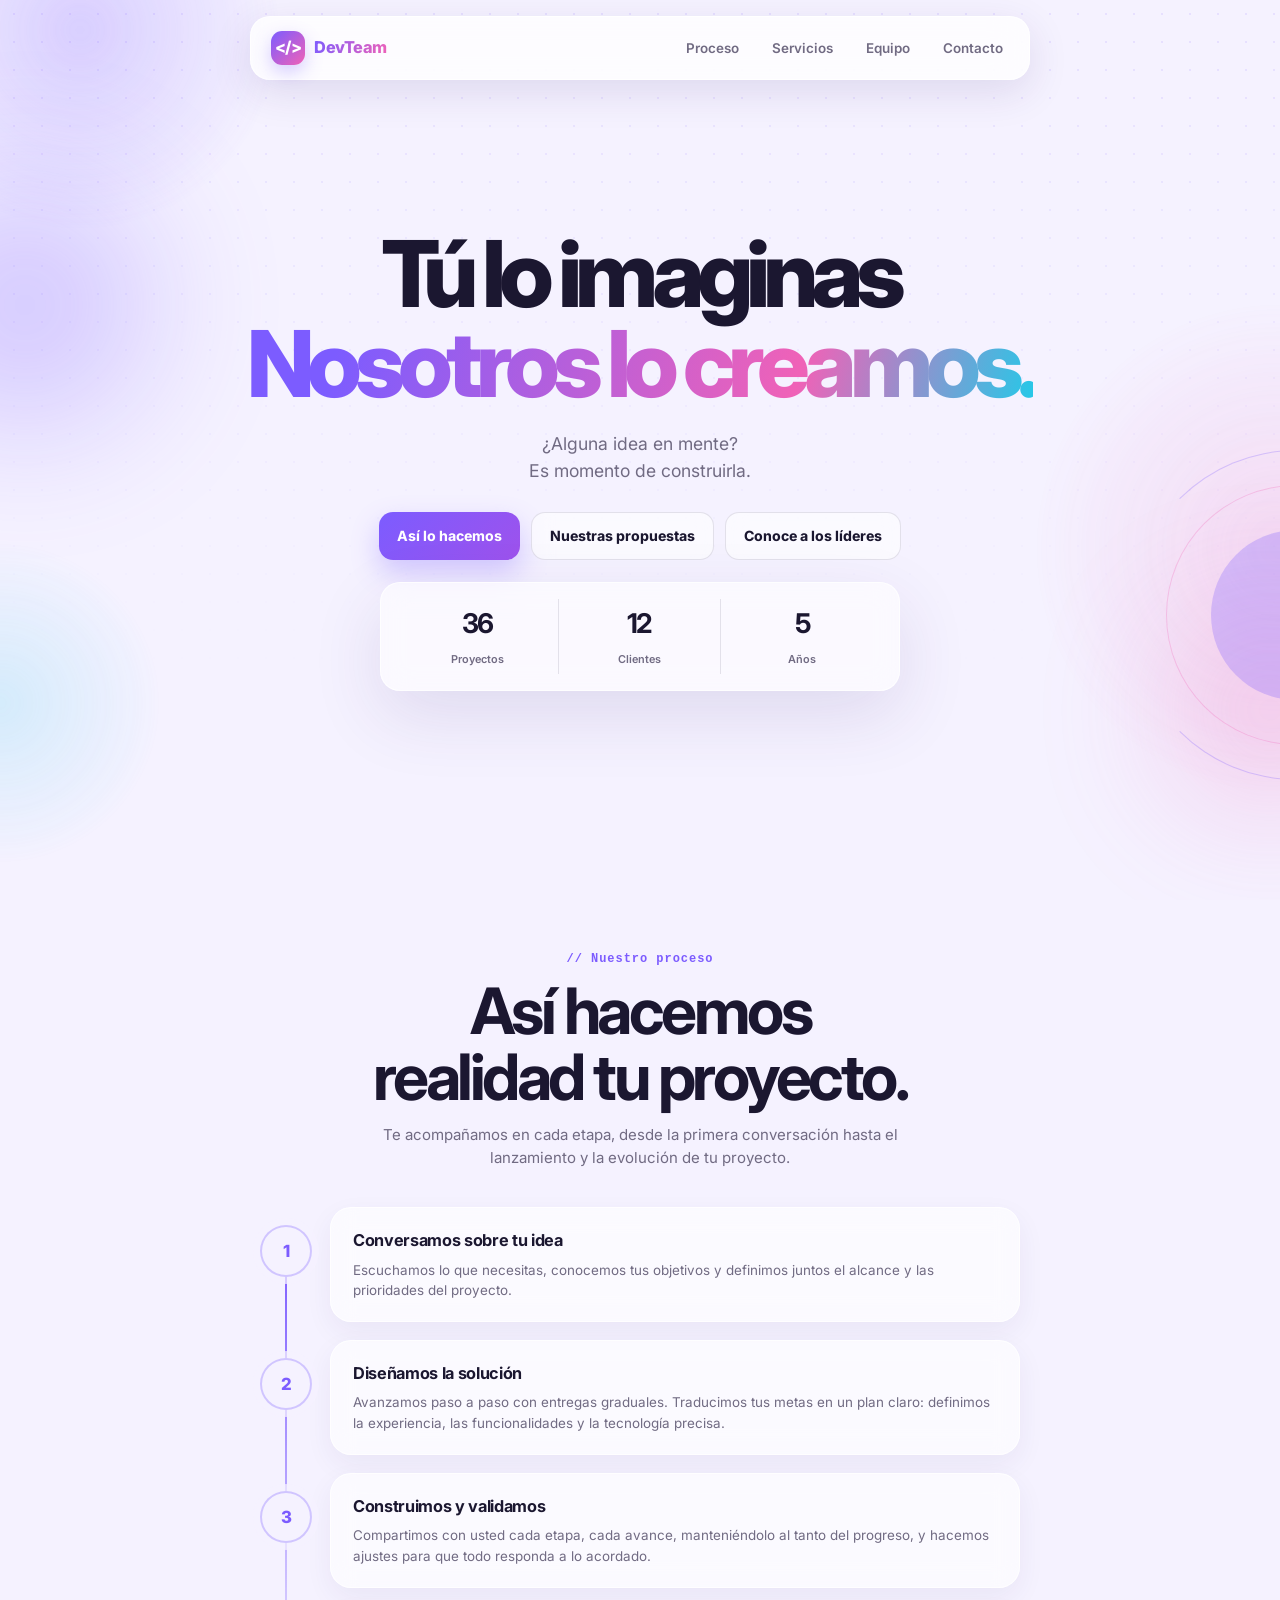
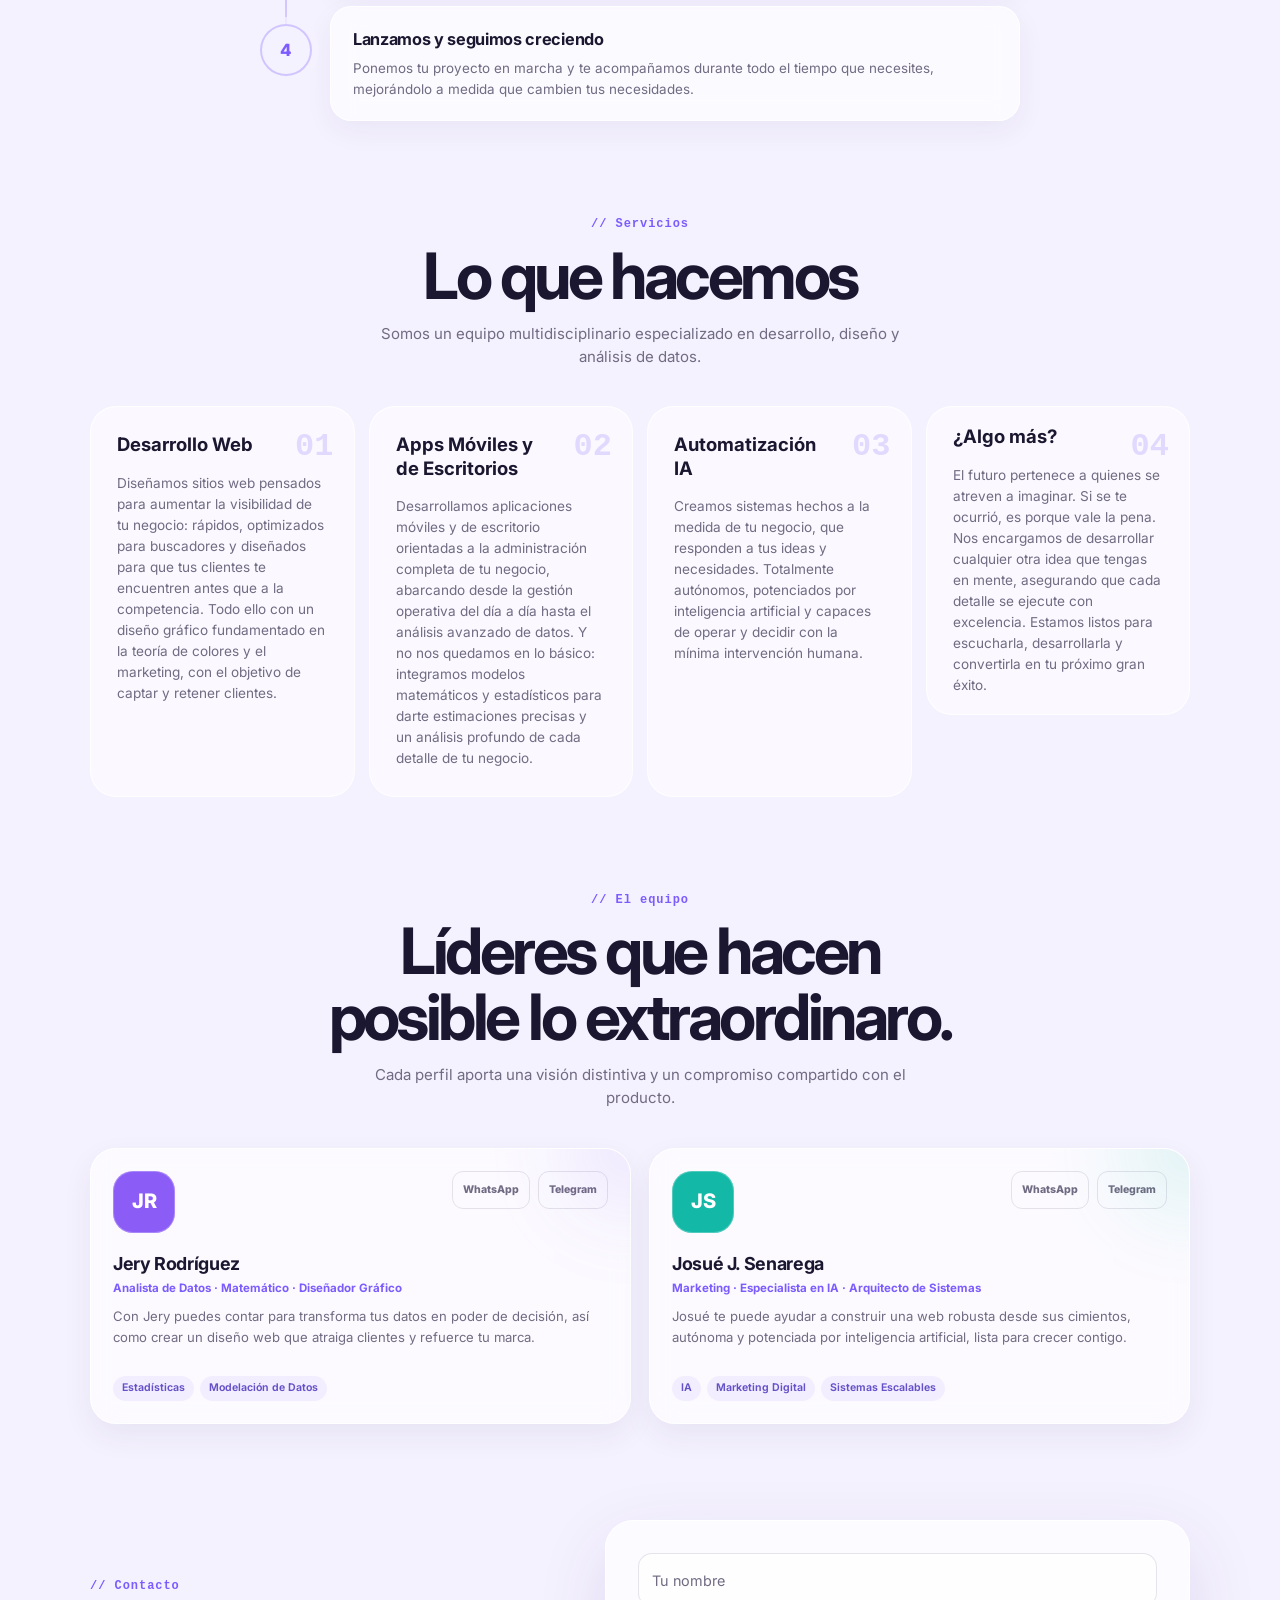
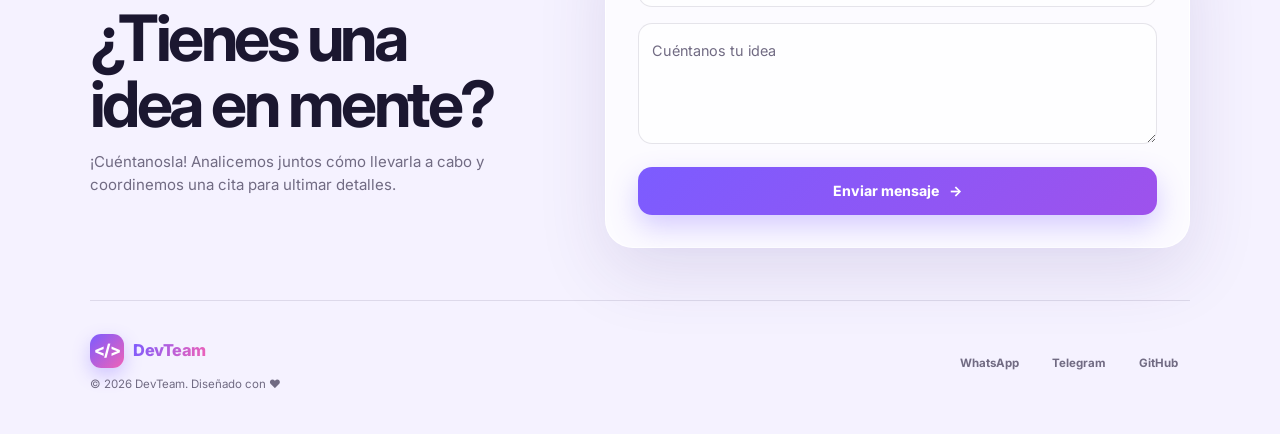
<file: index.html>
<!DOCTYPE html>
<html lang="es">
<head>
  <meta charset="UTF-8">
  <meta name="viewport" content="width=device-width, initial-scale=1.0, maximum-scale=1.0, user-scalable=no">
  <meta name="theme-color" content="#0a0a1a">
  <title>DevTeam | Equipo de Desarrollo</title>
  <link rel="stylesheet" href="styles.css">
  <link rel="preconnect" href="https://fonts.googleapis.com">
  <link href="https://fonts.googleapis.com/css2?family=Inter:wght@300;400;600;800&display=swap" rel="stylesheet">
</head>
<body>

  <!-- Fondo animado -->
  <div class="bg-orbs">
    <div class="orb orb-1"></div>
    <div class="orb orb-2"></div>
    <div class="orb orb-3"></div>
  </div>

  <!-- Header fijo y compacto -->
  <header class="header" id="siteHeader">
    <a class="logo" href="#hero" aria-label="DevTeam, inicio">
      <span class="logo-icon">&lt;/&gt;</span>
      <span class="logo-text">DevTeam</span>
    </a>
    <nav class="main-nav" aria-label="Navegación principal">
      <a class="home-link" href="#hero" aria-label="Volver al inicio">
        <svg viewBox="0 0 24 24" aria-hidden="true">
          <path d="m3.5 10 8.5-7 8.5 7"></path>
          <path d="M5.5 9v11h13V9M9.5 20v-7h5v7"></path>
        </svg>
      </a>
      <a href="#proceso">Proceso</a>
      <a href="#servicios">Servicios</a>
      <a href="#equipo">Equipo</a>
      <a href="#contacto">Contacto</a>
    </nav>
    <button class="menu-btn" id="menuBtn" aria-label="Abrir menú" aria-expanded="false">
      <span></span><span></span>
    </button>
  </header>

  <!-- Menú móvil -->
  <nav class="side-menu" id="sideMenu" aria-label="Menú móvil">
    <a href="#hero" class="menu-link">Inicio</a>
    <a href="#proceso" class="menu-link">Proceso</a>
    <a href="#servicios" class="menu-link">Servicios</a>
    <a href="#equipo" class="menu-link">Equipo</a>
    <a href="#contacto" class="menu-link">Contacto</a>
    <div class="mobile-menu-social">
      <a href="https://github.com/" target="_blank" rel="noreferrer">GitHub</a>
      <a href="https://t.me/" target="_blank" rel="noreferrer">Telegram</a>
    </div>
  </nav>
  <div class="overlay" id="overlay"></div>

  <!-- HERO -->
  <section class="hero" id="hero">
    <div class="hero-glow hero-glow-one"></div>
    <div class="hero-glow hero-glow-two"></div>
    <div class="hero-content">
      <p class="mobile-location">La Habana · Cuba</p>
      <h1 class="hero-title">
        Tú lo imaginas<br><span class="gradient-text">Nosotros lo<br class="mobile-title-break"> creamos.</span>
      </h1>
      <p class="hero-subtitle">
        ¿Alguna idea en mente? <br> Es momento de construirla.
      </p>
      <div class="hero-actions">
        <a href="#proceso" class="btn btn-primary">Así lo hacemos</a>
        <a href="#servicios" class="btn btn-ghost">Nuestras propuestas</a>
        <a href="#equipo" class="btn btn-ghost">Conoce a los líderes</a>
      </div>
      <div class="hero-stats" aria-label="Estadísticas del equipo">
        <div class="stat"><strong data-target="36">0</strong><span>Proyectos</span></div>
        <div class="stat"><strong data-target="12">0</strong><span>Clientes</span></div>
        <div class="stat"><strong data-target="5">0</strong><span>Años</span></div>
      </div>
    </div>
    <div class="hero-orbit" aria-hidden="true">
      <div class="orbit-ring ring-one"></div>
      <div class="orbit-ring ring-two"></div>
      <div class="orbit-core"><span>&lt;/&gt;</span></div>
    </div>
  </section>

  <!-- PROCESO -->
  <section class="section process-section" id="proceso">
    <div class="section-head reveal">
      <span class="section-tag">// Nuestro proceso</span>
      <h2 class="section-title">Así hacemos <br class="process-title-laptop-break">realidad tu proyecto.</h2>
      <p class="section-desc">Te acompañamos en cada etapa, desde la primera conversación hasta el lanzamiento y la evolución de tu proyecto.</p>
    </div>

    <ol class="process-steps">
      <li class="process-step reveal">
        <span class="process-number" aria-hidden="true">1</span>
        <div class="process-card">
          <h3>Conversamos sobre tu idea</h3>
          <p>Escuchamos lo que necesitas, conocemos tus objetivos y definimos juntos el alcance y las prioridades del proyecto.</p>
        </div>
      </li>
      <li class="process-step reveal">
        <span class="process-number" aria-hidden="true">2</span>
        <div class="process-card">
          <h3>Diseñamos la solución</h3>
          <p>Avanzamos paso a paso con entregas graduales. Traducimos tus metas en un plan claro: definimos la experiencia, las funcionalidades y la tecnología precisa.</p>
        </div>
      </li>
      <li class="process-step reveal">
        <span class="process-number" aria-hidden="true">3</span>
        <div class="process-card">
          <h3>Construimos y validamos</h3>
          <p>Compartimos con usted cada etapa, cada avance, manteniéndolo al tanto del progreso, y hacemos ajustes para que todo responda a lo acordado.</p>
        </div>
      </li>
      <li class="process-step reveal">
        <span class="process-number" aria-hidden="true">4</span>
        <div class="process-card">
          <h3>Lanzamos y seguimos creciendo</h3>
          <p>Ponemos tu proyecto en marcha y te acompañamos durante todo el tiempo que necesites, mejorándolo a medida que cambien tus necesidades.</p>
        </div>
      </li>
    </ol>
  </section>

  <!-- SERVICIOS -->
  <section class="section" id="servicios">
    <div class="section-head reveal">
      <span class="section-tag">// Servicios</span>
      <h2 class="section-title">Lo que hacemos</h2>
      <p class="section-desc">Somos un equipo multidisciplinario especializado en desarrollo, diseño y análisis de datos.</p>
    </div>

    <div class="services-list">
      <article class="service-card reveal">
        <span class="service-number">01</span>
        <h3>Desarrollo Web</h3><p>Diseñamos sitios web pensados para aumentar la visibilidad de tu negocio: rápidos, optimizados para buscadores y diseñados para que tus clientes te encuentren antes que a la competencia. Todo ello con un diseño gráfico fundamentado en la teoría de colores y el marketing, con el objetivo de captar y retener clientes.</p>
      </article>
      <article class="service-card reveal">
        <span class="service-number">02</span>
        <h3>Apps Móviles y de Escritorios</h3><p>Desarrollamos aplicaciones móviles y de escritorio orientadas a la administración completa de tu negocio, abarcando desde la gestión operativa del día a día hasta el análisis avanzado de datos. Y no nos quedamos en lo básico: integramos modelos matemáticos y estadísticos para darte estimaciones precisas y un análisis profundo de cada detalle de tu negocio.</p>
      </article>
      <article class="service-card reveal">
        <span class="service-number">03</span>
        <h3>Automatización IA</h3><p>Creamos sistemas hechos a la medida de tu negocio, que responden a tus ideas y necesidades. Totalmente autónomos, potenciados por inteligencia artificial y capaces de operar y decidir con la mínima intervención humana.</p>
      </article>
      <article class="service-card reveal">
        <span class="service-number">04</span>
        <h3>¿Algo más?</h3><p>El futuro pertenece a quienes se atreven a imaginar. Si se te ocurrió, es porque vale la pena. Nos encargamos de desarrollar cualquier otra idea que tengas en mente, asegurando que cada detalle se ejecute con excelencia. Estamos listos para escucharla, desarrollarla y convertirla en tu próximo gran éxito.</p>
      </article>
    </div>
  </section>

  <!-- EQUIPO -->
  <section class="section" id="equipo">
    <div class="section-head reveal">
      <span class="section-tag">// El equipo</span>
      <h2 class="section-title"><span class="team-title-mobile">Líderes que <br>hacen posible <br> lo extraordinario</span><span class="team-title-desktop">Líderes que hacen <br>posible lo extraordinaro.</span></h2>
      <p class="section-desc">Cada perfil aporta una visión distintiva y un compromiso compartido con el producto.</p>
    </div>

    <div class="team-grid" id="teamGrid">
      <!-- Las tarjetas se generan con JS -->
    </div>
  </section>

  <!-- CONTACTO -->
  <section class="section contact-section" id="contacto">
    <div class="contact-copy reveal">
      <span class="section-tag">// Contacto</span>
      <h2 class="section-title">¿Tienes una <br>idea en mente?</h2>
      <p class="section-desc">¡Cuéntanosla! Analicemos juntos cómo llevarla a cabo y coordinemos una cita para ultimar detalles.</p>
    </div>

    <form class="contact-form reveal" id="contactForm">
      <div class="input-group"><input type="text" id="name" required placeholder=" "><label for="name">Tu nombre</label></div>
      <div class="input-group"><textarea id="message" rows="4" required placeholder=" "></textarea><label for="message">Cuéntanos tu idea</label></div>
      <button type="submit" class="btn btn-primary btn-full">Enviar mensaje <span>→</span></button>
    </form>
  </section>

  <footer class="footer">
    <div class="footer-brand">
      <div class="logo"><span class="logo-icon">&lt;/&gt;</span><span class="logo-text">DevTeam</span></div>
      <p>© 2026 DevTeam. Diseñado con ❤️</p>
    </div>
    <div class="socials">
      <a href="https://wa.me/5355210171" target="_blank" rel="noreferrer" aria-label="WhatsApp">WhatsApp</a>
      <a href="https://t.me/JeryRf03" target="_blank" rel="noreferrer" aria-label="Telegram">Telegram</a>
      <a href="https://github.com/jery04" target="_blank" rel="noreferrer" aria-label="GitHub">GitHub</a>

    </div>
  </footer>

  <script src="script.js"></script>
</body>
</html>
</file>
<file: styles.css>
* { box-sizing: border-box; margin: 0; padding: 0; }
:root {
  --bg: #f5f2ff;
  --ink: #1b1730;
  --muted: #716b83;
  --purple: #7c5cff;
  --pink: #f062b7;
  --cyan: #24c9e8;
  --white: #fff;
  --line: rgba(34, 25, 68, .11);
  --shadow: 0 24px 70px rgba(62, 42, 125, .12);
}
html { scroll-behavior: smooth; scroll-padding-top: 90px; }
body {
  font-family: Inter, system-ui, -apple-system, BlinkMacSystemFont, "Segoe UI", sans-serif;
  background: var(--bg); color: var(--ink); overflow-x: hidden; line-height: 1.55;
}
body::before {
  content: ""; position: fixed; inset: 0; z-index: -2; pointer-events: none;
  background-image: radial-gradient(rgba(124,92,255,.12) 1px, transparent 1px);
  background-size: 28px 28px; mask-image: linear-gradient(to bottom, #000, transparent 75%);
}
a { color: inherit; text-decoration: none; }
button, input, textarea { font: inherit; }

/* Fondo */
.bg-orbs { position: fixed; inset: 0; z-index: -1; overflow: hidden; pointer-events: none; }
.orb { position: absolute; border-radius: 50%; filter: blur(4px); opacity: .78; }
.orb-1 { width: 420px; height: 420px; background: radial-gradient(circle, rgba(124,92,255,.3), transparent 68%); top: -180px; left: -130px; }
.orb-2 { width: 520px; height: 520px; background: radial-gradient(circle, rgba(240,98,183,.22), transparent 68%); top: 32%; right: -260px; }
.orb-3 { width: 340px; height: 340px; background: radial-gradient(circle, rgba(36,201,232,.2), transparent 68%); bottom: 3%; left: -170px; }

/* Barra fija */
.header {
  position: fixed; z-index: 100; top: 16px; left: 50%; transform: translateX(-50%);
  width: min(calc(100% - 32px), 780px); height: 64px; padding: 0 12px 0 20px;
  display: flex; align-items: center; justify-content: space-between; gap: 20px;
  border: 1px solid rgba(255,255,255,.7); border-radius: 20px;
  background: rgba(255,255,255,.78); box-shadow: 0 12px 40px rgba(55,36,115,.12);
  backdrop-filter: blur(18px) saturate(140%); transition: transform .45s cubic-bezier(.2,.8,.2,1), opacity .35s ease, box-shadow .3s ease;
}
.header:hover { box-shadow: 0 17px 45px rgba(55,36,115,.17); }
.header.hidden { transform: translate(-50%, calc(100% + 30px)); opacity: 0; }
.logo { display: flex; align-items: center; gap: 9px; font-size: 1.02rem; font-weight: 800; letter-spacing: -.03em; }
.logo-icon { display: grid; place-items: center; width: 34px; height: 34px; border-radius: 11px; color: white; background: var(--gradient, linear-gradient(135deg,var(--purple),var(--pink))); box-shadow: 0 7px 18px rgba(124,92,255,.3); }
.logo-text { background: linear-gradient(110deg,var(--purple),var(--pink)); background-clip: text; -webkit-background-clip: text; color: transparent; }
.main-nav { display: none; align-items: center; gap: 5px; }
.main-nav a { padding: 9px 14px; border-radius: 11px; color: var(--muted); font-size: .84rem; font-weight: 600; transition: .25s; }
.main-nav a:hover { color: var(--purple); background: rgba(124,92,255,.08); }
.main-nav .home-link { display: none; }
.home-link svg { width: 19px; height: 19px; fill: none; stroke: currentColor; stroke-width: 1.8; stroke-linecap: round; stroke-linejoin: round; }
.nav-cta { display: none; align-items: center; gap: 8px; padding: 10px 15px; border-radius: 12px; background: var(--ink); color: white; font-size: .82rem; font-weight: 700; transition: .25s; }
.nav-cta:hover { transform: translateY(-2px); box-shadow: 0 8px 20px rgba(27,23,48,.2); }
.menu-btn { width: 42px; height: 42px; border: 0; border-radius: 13px; background: rgba(124,92,255,.09); display: flex; flex-direction: column; justify-content: center; align-items: center; gap: 6px; cursor: pointer; }
.menu-btn span { width: 19px; height: 2px; border-radius: 2px; background: var(--ink); transition: .3s; }
.menu-btn.active span:first-child { transform: translateY(4px) rotate(45deg); }
.menu-btn.active span:last-child { transform: translateY(-4px) rotate(-45deg); }

/* Menú móvil */
.side-menu { position: fixed; inset: 0 0 0 auto; z-index: 90; width: min(84vw, 360px); padding: 110px 27px 30px; display: flex; flex-direction: column; gap: 4px; background: rgba(255,255,255,.94); backdrop-filter: blur(25px); transform: translateX(105%); transition: transform .42s cubic-bezier(.77,0,.175,1); box-shadow: -20px 0 60px rgba(34,25,68,.15); }
.side-menu.open { transform: translateX(0); }
.menu-link { padding: 13px 3px; font-size: 1.55rem; font-weight: 750; letter-spacing: -.04em; border-bottom: 1px solid var(--line); }
.menu-link:hover { color: var(--purple); }
.mobile-menu-social { display: flex; gap: 10px; margin-top: 32px; }
.mobile-menu-social a { flex: 1; padding: 12px; text-align: center; border-radius: 13px; background: var(--ink); color: white; font-size: .85rem; font-weight: 700; }
.overlay { position: fixed; inset: 0; z-index: 80; background: rgba(27,23,48,.4); backdrop-filter: blur(3px); opacity: 0; visibility: hidden; transition: .3s; }
.overlay.active { opacity: 1; visibility: visible; }

/* Hero */
.hero { position: relative; min-height: 100vh; padding: 90px 20px 70px; display: grid; align-items: center; overflow: hidden; }
.hero-content { position: relative; z-index: 2; width: min(100%, 700px); margin: 0 auto; text-align: center; }
.mobile-location { margin: 0 auto 12px; color: var(--muted); font-size: .68rem; font-weight: 600; letter-spacing: .12em; text-transform: uppercase; white-space: nowrap; }
.badge { display: inline-flex; align-items: center; gap: 8px; margin-bottom: 22px; padding: 7px 12px; border: 1px solid rgba(124,92,255,.18); border-radius: 999px; background: rgba(255,255,255,.65); color: var(--purple); font-size: .75rem; font-weight: 700; backdrop-filter: blur(10px); }
.badge i { width: 7px; height: 7px; border-radius: 50%; background: #25c98c; box-shadow: 0 0 0 5px rgba(37,201,140,.14); }
.hero-title { margin-bottom: 20px; font-size: clamp(2.8rem, 12vw, 6.2rem); line-height: .98; letter-spacing: -.075em; font-weight: 800; }
.gradient-text { display: inline-block; color: transparent; background: linear-gradient(105deg, var(--purple) 12%, var(--pink) 70%, var(--cyan)); background-clip: text; -webkit-background-clip: text; }
.mobile-title-break { display: none; }
.hero-subtitle { width: min(100%, 620px); margin: 0 auto 28px; color: var(--muted); font-size: clamp(.95rem, 2.2vw, 1.1rem); }
.hero-actions { position: relative; top: 12px; display: flex; flex-direction: column; align-items: center; gap: 11px; }
.btn { min-height: 48px; padding: 12px 18px; display: inline-flex; align-items: center; justify-content: center; gap: 10px; border-radius: 14px; font-size: .88rem; font-weight: 750; transition: transform .25s, box-shadow .25s, border-color .25s; }
.btn:hover { transform: translateY(-3px); }
.btn-primary { background: linear-gradient(135deg,var(--purple),#9e52ec); color: white; box-shadow: 0 12px 28px rgba(124,92,255,.3); }
.btn-primary:hover { box-shadow: 0 16px 35px rgba(124,92,255,.4); }
.btn-ghost { border: 1px solid var(--line); background: rgba(255,255,255,.58); backdrop-filter: blur(10px); }
.btn-ghost:hover { border-color: rgba(124,92,255,.35); background: white; }
.btn-full { width: 100%; border: 0; cursor: pointer; }
.hero-stats { width: min(100%, 520px); margin: 22px auto 0; padding: 16px; display: grid; grid-template-columns: repeat(3,1fr); border: 1px solid rgba(255,255,255,.75); border-radius: 20px; background: rgba(255,255,255,.55); box-shadow: var(--shadow); backdrop-filter: blur(15px); }
.stat { padding: 4px; border-right: 1px solid var(--line); }
.stat:last-child { border: 0; }
.stat strong { display: block; font-size: clamp(1.35rem,5vw,1.7rem); letter-spacing: -.05em; }
.stat span { color: var(--muted); font-size: .68rem; font-weight: 600; }
.hero-orbit { position: absolute; z-index: 1; width: 330px; height: 330px; right: -181px; top: 50%; opacity: .22; display: none; }
.orbit-ring { position: absolute; inset: 0; border: 1px solid var(--purple); border-radius: 50%; }
.ring-one { animation: spin 18s linear infinite; border-left-color: transparent; }
.ring-two { inset: 35px; border-color: var(--pink); border-right-color: transparent; animation: spin 13s linear infinite reverse; }
.orbit-core { position: absolute; inset: 80px; display: grid; place-items: center; border-radius: 50%; background: var(--purple); color: white; font-weight: 800; }
@keyframes spin { to { transform: rotate(360deg); } }
.hero-glow { position: absolute; border-radius: 50%; filter: blur(70px); opacity: .28; }
.hero-glow-one { width: 250px; height: 250px; background: var(--purple); left: -100px; top: 20%; }
.hero-glow-two { width: 200px; height: 200px; background: var(--pink); right: -90px; bottom: 10%; }

/* Secciones */
.section { width: min(calc(100% - 40px), 1100px); margin: 0 auto; padding: 44px 0; }
.section-head { margin-bottom: 38px; }
.section-tag { color: var(--purple); font: 700 .75rem/1.4 ui-monospace, SFMono-Regular, Menlo, monospace; letter-spacing: .08em; }
.section-title { margin: 9px 0 13px; font-size: clamp(2rem,8vw,4rem); line-height: 1.03; letter-spacing: -.055em; }
.section-desc { max-width: 560px; color: var(--muted); font-size: .94rem; }
.team-title-desktop { display: none; }
.team-title-mobile { display: inline; }

/* Equipo */
.team-grid { display: grid; grid-template-columns: 1fr; gap: 18px; }
.team-card { position: relative; padding: 22px; overflow: hidden; border: 1px solid rgba(255,255,255,.8); border-radius: 26px; background: rgba(255,255,255,.64); box-shadow: 0 12px 30px rgba(51,39,96,.07); backdrop-filter: blur(13px); transition: transform .4s cubic-bezier(.2,.8,.2,1), box-shadow .4s, background .4s; }
.team-card::after { content: ""; position: absolute; width: 130px; height: 130px; right: -65px; top: -65px; border-radius: 50%; background: var(--member-color); filter: blur(45px); opacity: .13; }
.team-card:hover { transform: translateY(-7px); background: rgba(255,255,255,.88); box-shadow: 0 22px 45px rgba(51,39,96,.13); }
.team-card-top { display: flex; justify-content: space-between; align-items: flex-start; margin-bottom: 17px; }
.team-avatar { width: 62px; height: 62px; display: grid; place-items: center; border-radius: 20px; color: white; font-size: 1.25rem; font-weight: 800; box-shadow: inset 0 0 0 1px rgba(255,255,255,.25); }
.team-socials { display: flex; flex: 0 1 auto; flex-direction: row; flex-wrap: nowrap; align-items: stretch; gap: clamp(4px, 1.5vw, 8px); min-width: 0; }
.team-socials a { flex: 1 1 auto; min-width: 0; min-height: 38px; padding: 8px clamp(4px, 1.8vw, 10px); display: grid; place-items: center; border: 1px solid var(--line); border-radius: 11px; color: var(--muted); font-size: clamp(.56rem, 1vw, .66rem); font-weight: 800; white-space: nowrap; transition: .25s; }
.team-socials a:hover { color: white; background: var(--ink); transform: translateY(-2px); }
.team-name { margin-bottom: 2px; font-size: 1.12rem; letter-spacing: -.02em; }
.team-role { margin-bottom: 9px; color: var(--purple); font-size: .72rem; font-weight: 700; }
.team-bio { min-height: 54px; color: var(--muted); font-size: .82rem; }
.team-skills { display: flex; flex-wrap: wrap; gap: 6px; margin-top: 16px; }
.skill-tag { padding: 4px 9px; border-radius: 999px; background: rgba(124,92,255,.08); color: #6551c8; font-size: .66rem; font-weight: 650; }

/* Proceso */
.process-steps { position: relative; width: min(100%, 760px); margin: 0 auto; display: grid; gap: 18px; list-style: none; }
.process-steps::before { content: ""; position: absolute; top: 44px; bottom: 44px; left: 25px; width: 2px; background: linear-gradient(var(--purple),rgba(124,92,255,.14)); }
.process-step { position: relative; min-height: 112px; padding-left: 70px; }
.process-number { position: absolute; z-index: 1; top: 18px; left: 0; width: 52px; height: 52px; display: grid; place-items: center; border: 2px solid rgba(124,92,255,.3); border-radius: 50%; background: #f5f2ff; color: var(--purple); font-size: 1.05rem; font-weight: 800; box-shadow: 0 0 0 7px rgba(245,242,255,.72); }
.process-card { height: 100%; padding: 20px 22px; border: 1px solid rgba(255,255,255,.8); border-radius: 21px; background: rgba(255,255,255,.62); box-shadow: 0 10px 28px rgba(51,39,96,.06); backdrop-filter: blur(12px); }
.process-card h3 { margin-bottom: 6px; font-size: 1.02rem; letter-spacing: -.02em; }
.process-card p { color: var(--muted); font-size: .84rem; }

/* Servicios */
.services-list { display: grid; gap: 14px; }
.service-card { position: relative; min-height: 230px; padding: 26px; overflow: hidden; border: 1px solid rgba(255,255,255,.8); border-radius: 26px; background: rgba(255,255,255,.55); transition: .35s; }
.service-card:last-child { align-self: start; min-height: 0; padding-block: 18px; }
.service-card:hover { transform: translateY(-5px); background: rgba(255,255,255,.82); box-shadow: var(--shadow); }
.service-number { position: absolute; right: 20px; top: 24px; color: rgba(124,92,255,.2); font: 800 2rem/1 ui-monospace, monospace; }
.service-card h3 { margin: 0 70px 16px 0; font-size: 1.16rem; line-height: 1.25; }
.service-card p { color: var(--muted); font-size: .85rem; }

/* Contacto */
.contact-section { display: grid; gap: 36px; padding-top: 52px; padding-bottom: 52px; }
.contact-copy { align-self: center; }
.contact-form { padding: 25px; border: 1px solid rgba(255,255,255,.8); border-radius: 28px; background: rgba(255,255,255,.68); box-shadow: var(--shadow); backdrop-filter: blur(14px); display: grid; gap: 16px; }
.input-group { position: relative; }
.input-group input, .input-group textarea { width: 100%; min-height: 54px; padding: 20px 14px 10px; border: 1px solid var(--line); border-radius: 14px; outline: none; background: rgba(255,255,255,.58); color: var(--ink); font-size: .9rem; transition: .25s; resize: vertical; }
.input-group textarea { min-height: 120px; }
.input-group input:focus, .input-group textarea:focus { border-color: var(--purple); box-shadow: 0 0 0 4px rgba(124,92,255,.1); }
.input-group label { position: absolute; left: 14px; top: 17px; color: var(--muted); font-size: .9rem; pointer-events: none; transition: .2s; }
.input-group input:focus + label, .input-group input:not(:placeholder-shown) + label, .input-group textarea:focus + label, .input-group textarea:not(:placeholder-shown) + label { top: 6px; font-size: .65rem; color: var(--purple); background: #fff; padding: 0 4px; }

/* Footer */
.footer { width: min(calc(100% - 40px), 1100px); margin: 0 auto; padding: 33px 0 40px; display: flex; flex-direction: column; align-items: center; gap: 20px; border-top: 1px solid var(--line); }
.footer-brand { text-align: center; }
.footer .logo { justify-content: center; margin-bottom: 8px; }
.footer p { color: var(--muted); font-size: .72rem; }
.socials { display: flex; gap: 9px; }
.socials a { padding: 8px 12px; border-radius: 11px; color: var(--muted); font-size: .72rem; font-weight: 700; transition: .25s; }
.socials a:hover { color: var(--purple); background: rgba(124,92,255,.08); }

/* Reveal */
.reveal { opacity: 0; transform: translateY(28px); transition: opacity .75s ease, transform .75s cubic-bezier(.2,.8,.2,1); }
.reveal.visible { opacity: 1; transform: translateY(0); }

/* Responsive */
@media (min-width: 600px) {
  .team-grid { grid-template-columns: repeat(2,1fr); }
  .services-list { grid-template-columns: repeat(2,1fr); }
  .contact-form { padding: 32px; }
  .footer { flex-direction: row; justify-content: space-between; }
  .footer-brand { text-align: left; }
  .footer .logo { justify-content: flex-start; }
}
@media (max-width: 799px) {
  .header {
    top: 16px; bottom: auto; width: calc(100% - 20px); height: auto; min-height: 54px;
    padding: 6px; justify-content: center;
    transform: translate(-50%, calc(-100% - 30px)); opacity: 0; visibility: hidden; pointer-events: none;
  }
  .header.mobile-visible {
    transform: translate(-50%, 0); opacity: 1; visibility: visible; pointer-events: auto;
  }
  .logo, .main-nav, .nav-cta { display: none; }
  .main-nav {
    display: flex; width: 100%; justify-content: center; align-items: center; gap: clamp(2px, 1vw, 8px);
  }
  .main-nav a { padding: 8px 4px; font-size: .68rem; white-space: nowrap; }
  .main-nav .home-link {
    display: grid; place-items: center; flex: 0 0 34px; width: 34px; height: 36px; padding: 0;
    color: var(--ink);
  }
  .home-link svg { width: 19px; height: 19px; }
  .mobile-title-break { display: initial; }
  .menu-btn {
    display: none;
  }
  .mobile-location { margin-bottom: 9px; font-size: .59rem; }
  .hero { min-height: 100vh; min-height: 100svh; padding: 72px 16px 16px; }
  .hero-title { margin-bottom: 12px; font-size: clamp(2.6rem, 11vw, 4.5rem); line-height: 1; letter-spacing: -.055em; }
  .hero-subtitle { margin-bottom: 14px; font-size: clamp(.9rem, 2.3vw, 1.05rem); }
  .hero-actions { top: 0; width: min(100%, 520px); margin-inline: auto; gap: 8px; align-items: stretch; }
  .hero-actions .btn { width: 100%; min-height: 44px; padding: 10px 16px; border-radius: 14px; font-size: .88rem; }
  .hero-stats { width: min(100%, 520px); margin: 12px auto 0; padding: 10px 12px; }
  .stat { padding: 2px; }
  .stat strong { font-size: clamp(1.25rem, 5vw, 1.55rem); }
  .stat span { font-size: .64rem; }
  .service-card:last-child { padding-inline: 18px; }
}
@media (min-width: 800px) {
  .header { padding: 0 12px 0 20px; }
  .main-nav { display: flex; }
  .nav-cta { display: flex; }
  .menu-btn { display: none; }
  .mobile-location { display: none; }
  .side-menu, .overlay { display: none; }
  .hero { padding-top: 90px; }
  .hero-content { width: min(100%, 1100px); margin: 0 auto; text-align: center; }
  .hero-title { font-size: clamp(3.2rem, 7.2vw, 6.2rem); }
  .hero-subtitle { margin-left: auto; margin-right: auto; }
  .hero-actions { top: 0; flex-direction: row; flex-wrap: wrap; justify-content: center; align-items: center; }
  .hero-stats { margin-left: auto; margin-right: auto; }
  .hero-orbit { display: block; opacity: .27; }
  .team-title-desktop { display: inline; }
  .team-title-mobile { display: none; }
  .section-head { text-align: center; }
  .section-desc { margin-left: auto; margin-right: auto; }
  .team-grid { grid-template-columns: repeat(2,minmax(0,1fr)); }
  .services-list { grid-template-columns: repeat(2,minmax(0,1fr)); }
  .contact-section { grid-template-columns: .9fr 1.1fr; }
}
@media (min-width: 1120px) {
  .services-list { grid-template-columns: repeat(4,minmax(0,1fr)); }
}
@media (max-width: 420px) {
  .header { top: 10px; bottom: auto; width: calc(100% - 20px); height: auto; min-height: 58px; }
  .hero { padding: 66px 14px 12px; }
  .hero-subtitle { margin-bottom: 12px; font-size: clamp(.9rem, 4vw, 1.05rem); }
  .hero-actions { gap: 8px; }
  .hero-actions .btn { min-height: 44px; border-radius: 14px; font-size: .88rem; }
  .hero-stats { padding: 10px; }
  .stat { padding: 2px; }
  .stat strong { font-size: clamp(1.15rem, 5.4vw, 1.5rem); }
  .stat span { font-size: .65rem; }
  .hero-title { font-size: clamp(3.2rem, 10.5vw, 3rem); }
  .section { width: calc(100% - 28px); padding: 32px 0; }
  .service-card:last-child { padding: 14px 16px; }
}
a:active, button:active { transform: translateY(2px) scale(.97); transition: transform .16s ease-out; }
@media (prefers-reduced-motion: reduce) {
  html { scroll-behavior: auto; }
  *, *::before, *::after { animation-duration: .01ms !important; animation-iteration-count: 1 !important; transition-duration: .01ms !important; }
  .reveal { opacity: 1; transform: none; }
}
</file>
